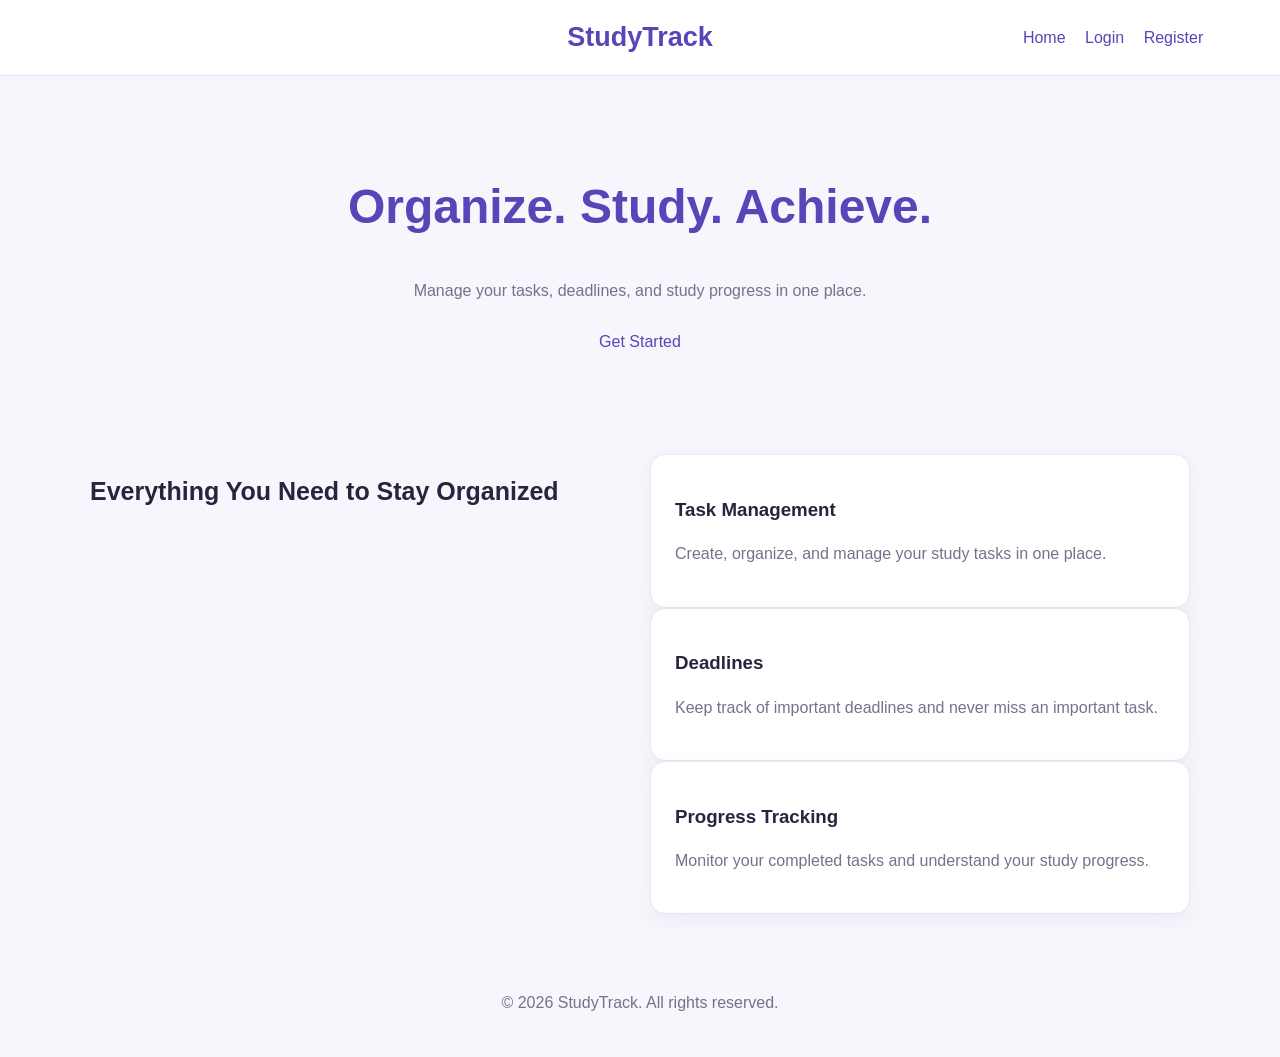
<file: frontend/index.html>
<!DOCTYPE html>
<html lang="en">
<head>
    <meta charset="UTF-8">
    <meta name="viewport" content="width=device-width, initial-scale=1.0">
    <title>StudyTrack</title>
    <link rel="stylesheet" href="css/style.css">
</head>

<body>

    <header class="navbar">

        <div class="logo">
            StudyTrack
        </div>

        <nav>
            <a href="index.html">Home</a>
            <a href="login.html">Login</a>
            <a href="register.html">Register</a>
        </nav>

    </header>

    <section class="hero">

        <h1>Organize. Study. Achieve.</h1>

        <p>
            Manage your tasks, deadlines, and study progress
            in one place.
        </p>

        <a href="register.html" class="hero-button">
            Get Started
        </a>

    </section>
    <section class="features">

    <h2>Everything You Need to Stay Organized</h2>

    <div class="feature-container">

        <div class="feature-card">
            <h3>Task Management</h3>
            <p>
                Create, organize, and manage your study tasks
                in one place.
            </p>
        </div>

        <div class="feature-card">
            <h3>Deadlines</h3>
            <p>
                Keep track of important deadlines and never
                miss an important task.
            </p>
        </div>

        <div class="feature-card">
            <h3>Progress Tracking</h3>
            <p>
                Monitor your completed tasks and understand
                your study progress.
            </p>
        </div>

    </div>
    </section>

    <footer class="footer">
        <p>&copy; 2026 StudyTrack. All rights reserved.</p>
    </footer>

</body>
</html>
</file>
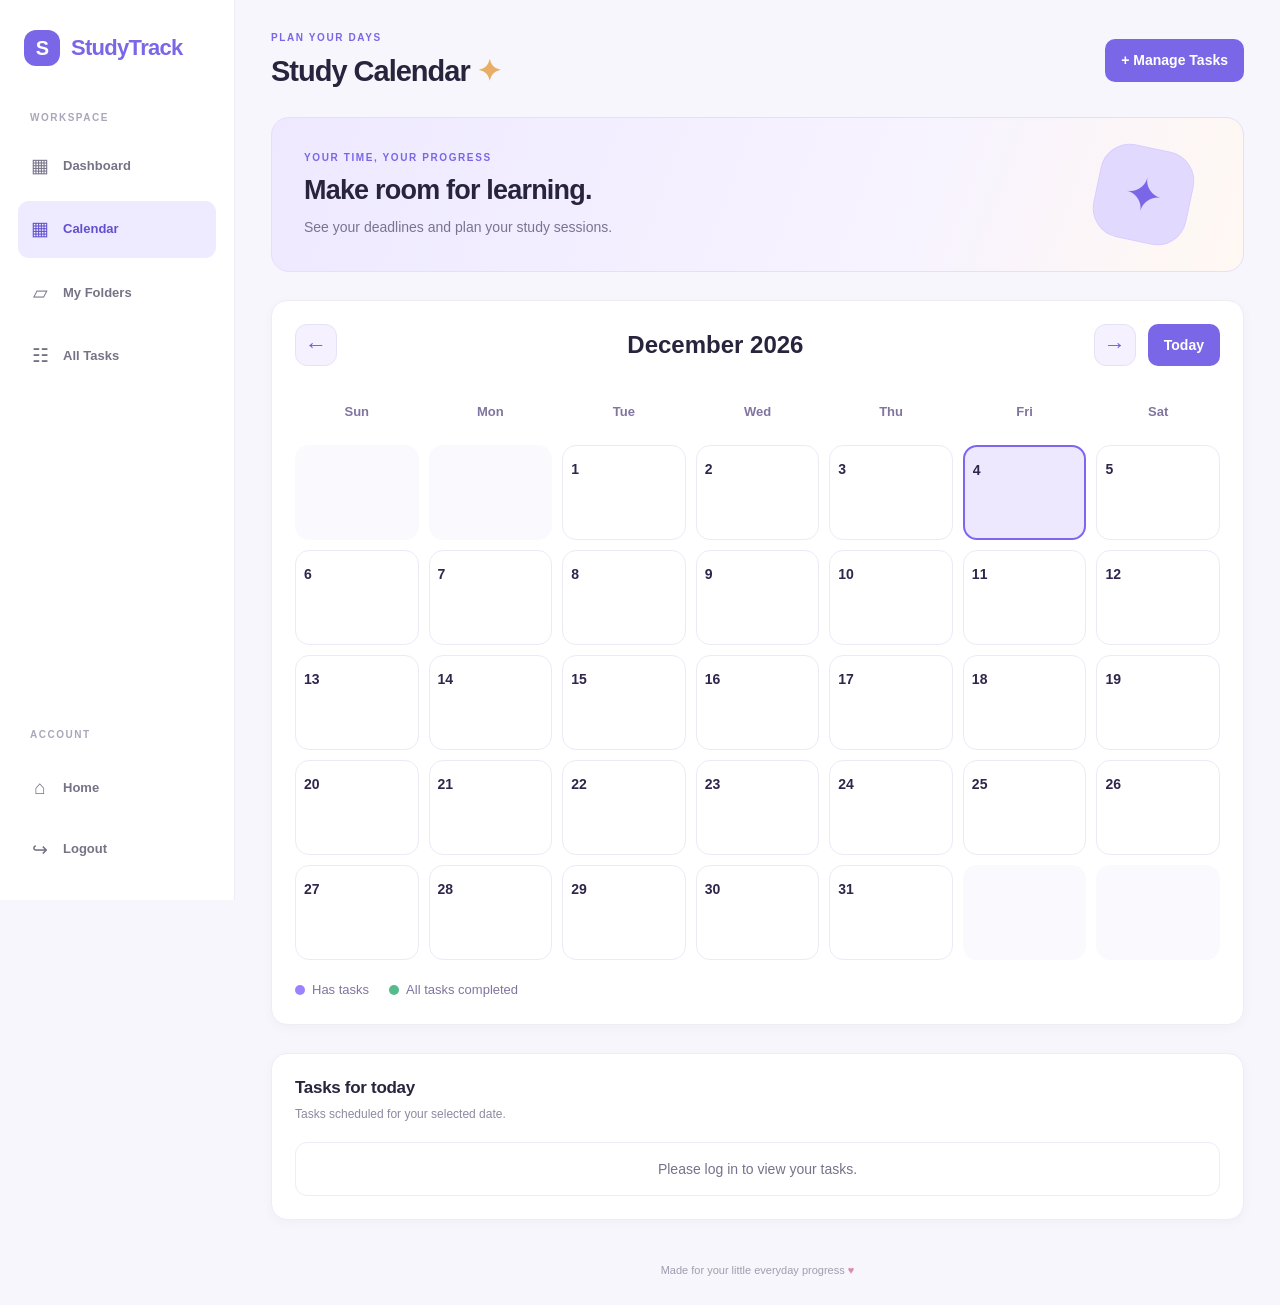
<file: frontend/calendar.html>
<!DOCTYPE html>
<html lang="en">
<head>
    <meta charset="UTF-8">
    <meta name="viewport" content="width=device-width, initial-scale=1.0">
    <title>StudyTrack | Calendar</title>
    <link rel="stylesheet" href="css/style.css">
</head>

<body class="studytrack-app">

    <aside class="sidebar">
        <a href="dashboard.html" class="brand">
            <span class="brand-icon">S</span>
            <span>StudyTrack</span>
        </a>

        <p class="sidebar-label">WORKSPACE</p>

        <nav class="sidebar-nav">
            <a href="dashboard.html" class="sidebar-link">
                <span>▦</span> Dashboard
            </a>
            <a href="calendar.html" class="sidebar-link active">
                <span>▦</span> Calendar
            </a>
            <a href="folders.html" class="sidebar-link">
                <span>▱</span> My Folders
            </a>
            <a href="dashboard.html#tasksSection" class="sidebar-link">
                <span>☷</span> All Tasks
            </a>
        </nav>

        <div class="sidebar-bottom">
            <p class="sidebar-label">ACCOUNT</p>
            <a href="index.html" class="sidebar-link">
                <span>⌂</span> Home
            </a>
            <a href="#" id="logoutButton" class="sidebar-link">
                <span>↪</span> Logout
            </a>
        </div>
    </aside>

    <main class="main-content">

        <header class="topbar">
            <div>
                <p class="eyebrow">PLAN YOUR DAYS</p>
                <h1>Study Calendar <span class="wave">✦</span></h1>
            </div>

            <a href="dashboard.html" class="primary-button">
                + Manage Tasks
            </a>
        </header>

        <section class="welcome-banner">
            <div>
                <p class="banner-kicker">YOUR TIME, YOUR PROGRESS</p>
                <h2>Make room for learning.</h2>
                <p>See your deadlines and plan your study sessions.</p>
            </div>
            <div class="banner-decoration" aria-hidden="true">✦</div>
        </section>

        <section class="content-panel calendar-panel">

            <div class="calendar-toolbar">
                <button type="button" id="previousMonth" class="calendar-nav">
                    ←
                </button>

                <h2 id="calendarMonthYear">Loading calendar...</h2>

                <button type="button" id="nextMonth" class="calendar-nav">
                    →
                </button>

                <button type="button" id="todayButton" class="primary-button">
                    Today
                </button>
            </div>

            <div class="calendar-grid" id="calendarGrid">
                <!-- Calendar is generated by calendar.js -->
            </div>

            <div class="calendar-legend">
                <span><i class="legend-dot"></i> Has tasks</span>
                <span><i class="legend-dot legend-completed"></i> All tasks completed</span>
            </div>
        </section>

        <section class="content-panel calendar-task-panel">
            <div class="section-heading">
                <div>
                    <h2 id="selectedDateHeading">Tasks for today</h2>
                    <p>Tasks scheduled for your selected date.</p>
                </div>
            </div>

            <ul id="calendarTaskList" class="task-list">
                <li class="empty-task-message">Loading tasks...</li>
            </ul>
        </section>

        <footer class="app-footer">
            Made for your little everyday progress <span>♥</span>
        </footer>

    </main>

    <script src="js/calendar.js"></script>

</body>
</html>
</file>
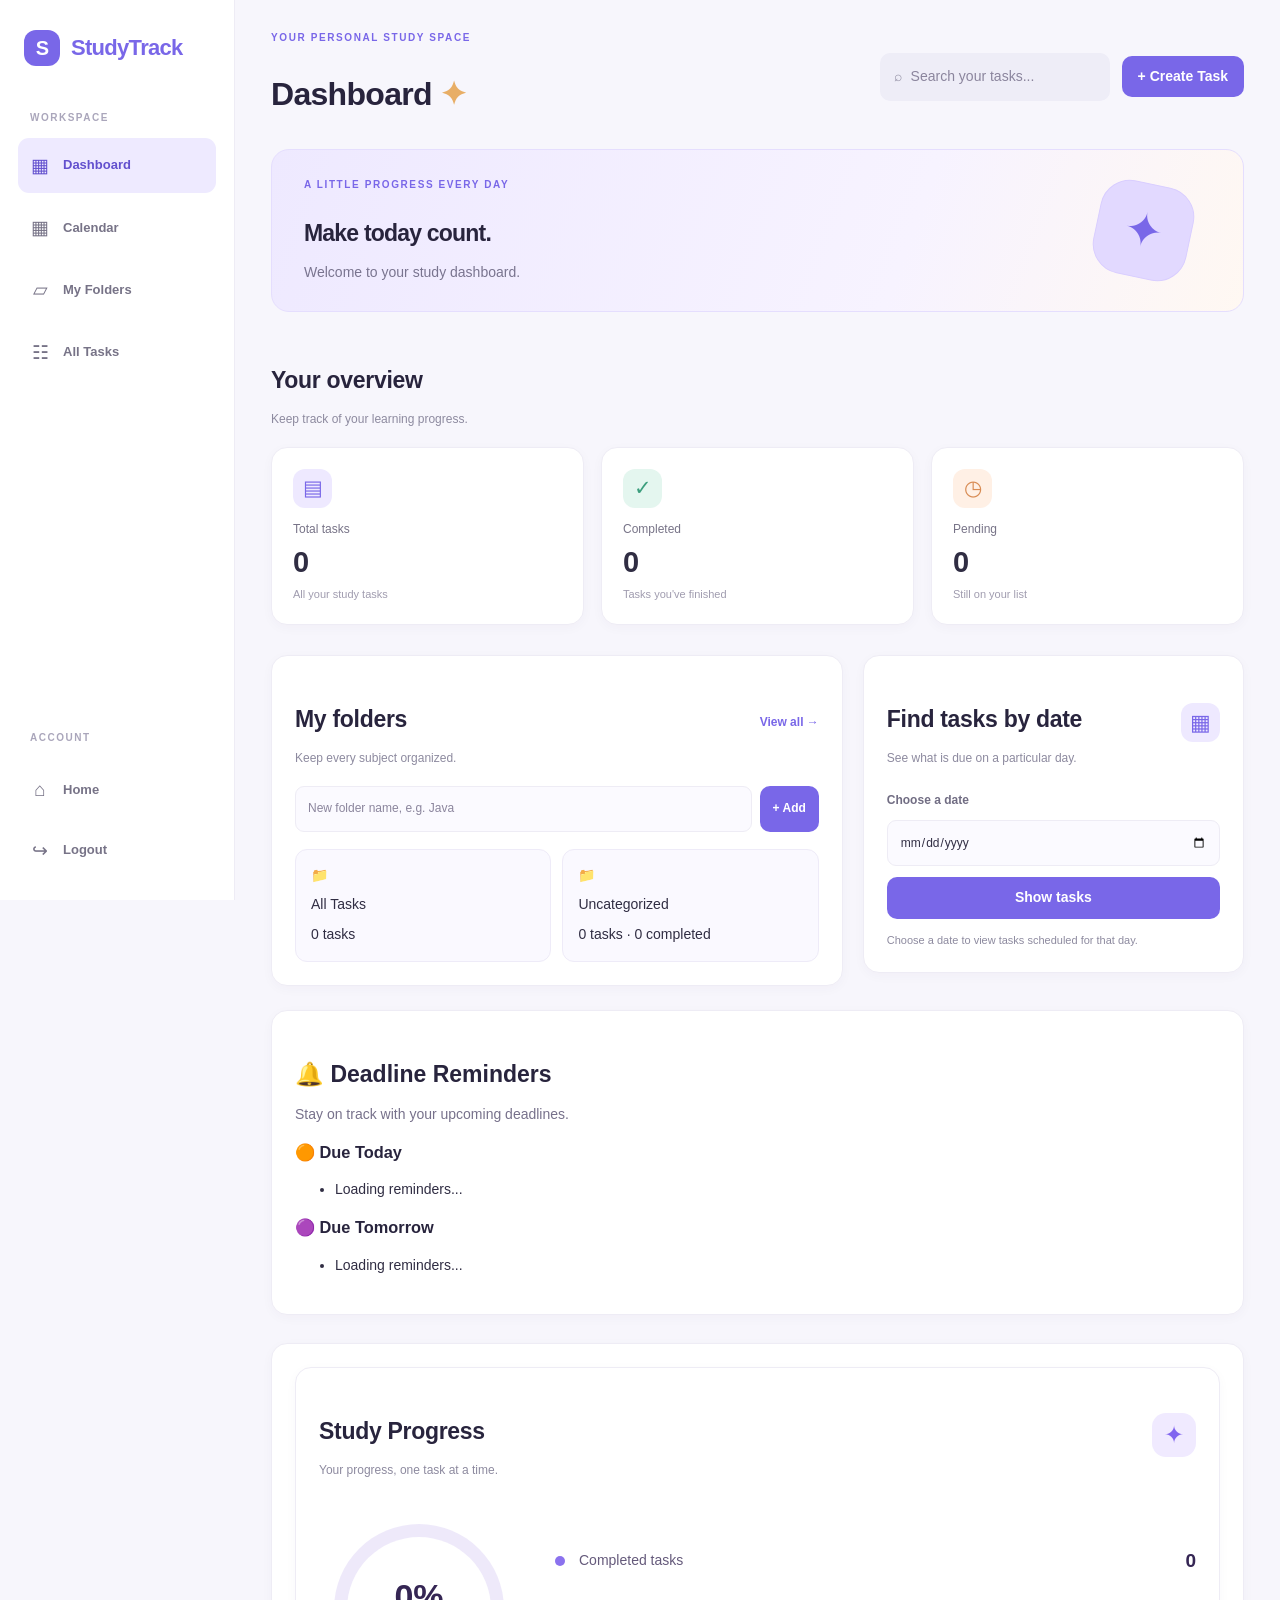
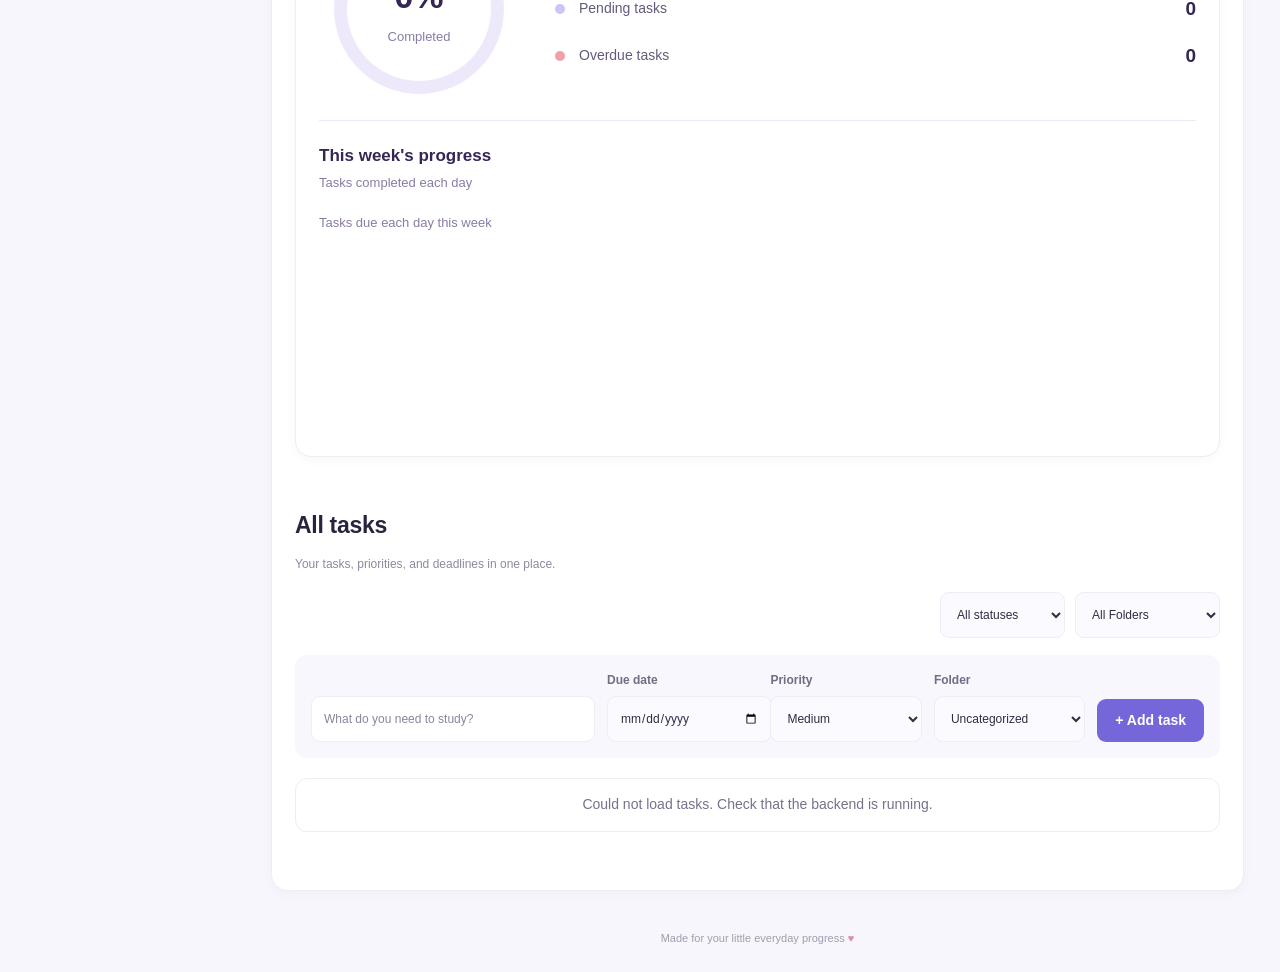
<file: frontend/dashboard.html>
<!DOCTYPE html>
<html lang="en">
<head>
    <meta charset="UTF-8">
    <meta name="viewport" content="width=device-width, initial-scale=1.0">
    <title>StudyTrack | Dashboard</title>
    <link rel="stylesheet" href="css/style.css">
</head>

<body class="studytrack-app">

    <!-- Sidebar -->
    <aside class="sidebar">
        <a href="dashboard.html" class="brand">
            <span class="brand-icon">S</span>
            <span>StudyTrack</span>
        </a>

        <p class="sidebar-label">WORKSPACE</p>

        <nav class="sidebar-nav">
            <a href="dashboard.html" class="sidebar-link active">
                <span>▦</span> Dashboard
            </a>
            <a href="calendar.html" class="sidebar-link">
                <span>▦</span> Calendar
            </a>
            <a href="folders.html" class="sidebar-link">
                <span>▱</span> My Folders
            </a>
            <a href="#tasksSection" class="sidebar-link">
                <span>☷</span> All Tasks
            </a>
        </nav>

        <div class="sidebar-bottom">
            <p class="sidebar-label">ACCOUNT</p>
            <a href="index.html" class="sidebar-link">
                <span>⌂</span> Home
            </a>
            <a href="#" id="logoutButton" class="sidebar-link">
                <span>↪</span> Logout
            </a>
        </div>
    </aside>

    <!-- Main Content -->
    <main class="main-content">

        <!-- Top Bar -->
        <header class="topbar">
            <div>
                <p class="eyebrow">YOUR PERSONAL STUDY SPACE</p>
                <h1>Dashboard <span class="wave">✦</span></h1>
            </div>

            <div class="topbar-actions">
                <label class="search-box">
                    <span>⌕</span>
                    <input
                        type="search"
                        id="searchTaskInput"
                        placeholder="Search your tasks..."
                        aria-label="Search tasks"
                    >
                </label>

                <button
                    type="button"
                    class="primary-button"
                    onclick="document.getElementById('taskInput').focus()"
                >
                    + Create Task
                </button>
            </div>
        </header>

        <!-- Welcome Banner -->
        <section class="welcome-banner">
            <div>
                <p class="banner-kicker">A LITTLE PROGRESS EVERY DAY</p>
                <h2>Make today count.</h2>
                <p id="welcomeMessage">
                    Welcome to your study dashboard.
                </p>
            </div>

            <div class="banner-decoration" aria-hidden="true">✦</div>
        </section>

        <!-- Task Summary -->
        <section class="overview-section">
            <div class="section-heading">
                <div>
                    <h2>Your overview</h2>
                    <p>Keep track of your learning progress.</p>
                </div>
            </div>

            <div class="summary-cards">

                <article class="summary-card">
                    <div class="summary-icon icon-purple">▤</div>
                    <span>Total tasks</span>
                    <strong id="totalTasks">0</strong>
                    <small>All your study tasks</small>
                </article>

                <article class="summary-card">
                    <div class="summary-icon icon-green">✓</div>
                    <span>Completed</span>
                    <strong id="completedTasks">0</strong>
                    <small>Tasks you've finished</small>
                </article>

                <article class="summary-card">
                    <div class="summary-icon icon-peach">◷</div>
                    <span>Pending</span>
                    <strong id="pendingTasks">0</strong>
                    <small>Still on your list</small>
                </article>

            </div>
        </section>

        <!-- Folders and Date Search -->
        <section class="content-grid">

            <!-- Folder Section -->
            <div class="content-panel folders-panel">
                <div class="section-heading">
                    <div>
                        <h2>My folders</h2>
                        <p>Keep every subject organized.</p>
                    </div>

                    <a href="folders.html" class="text-link">
                        View all →
                    </a>
                </div>

                <form id="createFolderForm" class="folder-form">
                    <input
                        type="text"
                        id="folderNameInput"
                        placeholder="New folder name, e.g. Java"
                        aria-label="Folder name"
                        maxlength="60"
                        required
                    >

                    <button
                        type="submit"
                        id="createFolderButton"
                        class="primary-button"
                    >
                        + Add
                    </button>
                </form>

                <div id="folderList" class="folder-grid">
                    <!-- Folders are rendered by dashboard.js -->
                </div>
            </div>

            <!-- Date Search -->
            <div class="content-panel">
                <div class="section-heading">
                    <div>
                        <h2>Find tasks by date</h2>
                        <p>See what is due on a particular day.</p>
                    </div>

                    <span class="calendar-symbol">▦</span>
                </div>

                <form id="dateSearchForm" class="date-search-form">
                    <label for="taskDateSearch">Choose a date</label>

                    <input
                        type="date"
                        id="taskDateSearch"
                        required
                    >

                    <button type="submit" class="primary-button">
                        Show tasks
                    </button>
                </form>

                <p class="helper-text">
                    Choose a date to view tasks scheduled for that day.
                </p>
            </div>

        </section>

        <!-- Tasks -->
         
<!-- Deadline Reminders -->
<section id="deadlineReminders" class="content-panel deadline-reminders">
    <h2>🔔 Deadline Reminders</h2>
    <p class="reminder-description">
        Stay on track with your upcoming deadlines.
    </p>

    <div class="reminder-group reminder-today">
        <h3>🟠 Due Today</h3>
        <ul id="dueTodayList">
            <li>Loading reminders...</li>
        </ul>
    </div>

    <div class="reminder-group reminder-tomorrow">
        <h3>🟣 Due Tomorrow</h3>
        <ul id="dueTomorrowList">
            <li>Loading reminders...</li>
        </ul>
    </div>
</section>

        <section class="content-panel tasks-panel" id="tasksSection">

            
<!-- Study Progress Analytics -->
<section class="content-panel analytics-panel" id="analyticsSection">
    <div class="section-heading">
        <div>
            <h2>Study Progress</h2>
            <p>Your progress, one task at a time.</p>
        </div>
        <span class="analytics-icon">✦</span>
    </div>

    <div class="analytics-overview">
        <div class="progress-circle" id="progressCircle"
             role="img" aria-label="Study completion progress">
            <div class="progress-circle-inner">
                <strong id="completionPercentage">0%</strong>
                <span>Completed</span>
            </div>
        </div>

        <div class="progress-summary">
            <div class="progress-stat">
                <span class="stat-dot completed-dot"></span>
                <span>Completed tasks</span>
                <strong id="analyticsCompleted">0</strong>
            </div>

            <div class="progress-stat">
                <span class="stat-dot pending-dot"></span>
                <span>Pending tasks</span>
                <strong id="analyticsPending">0</strong>
            </div>

            <div class="progress-stat">
                <span class="stat-dot overdue-dot"></span>
                <span>Overdue tasks</span>
                <strong id="analyticsOverdue">0</strong>
            </div>
        </div>
    </div>

    <div class="weekly-progress">
        <h3>This week's progress</h3>
        <p>Tasks completed each day</p>
        <p>Tasks due each day this week</p>

        <div class="weekly-chart" id="weeklyChart">
            <!-- Chart bars will be generated by JavaScript -->
        </div>
    </div>
</section>


            <div class="section-heading">
                <div>
                    <h2 id="taskSectionTitle">All tasks</h2>
                    <p>Your tasks, priorities, and deadlines in one place.</p>
                </div>
            </div>

            <!-- Filters -->
            <div class="task-filters">
                <select id="taskStatusFilter" aria-label="Filter tasks by status">
                    <option value="all">All statuses</option>
                    <option value="pending">Pending</option>
                    <option value="completed">Completed</option>
                    <option value="overdue">Overdue</option>
                    <option value="today">Due today</option>
                    <option value="upcoming">Upcoming</option>
                </select>

                <select id="folderFilter" aria-label="Filter tasks by folder">
                    <option value="all">All folders</option>
                </select>
            </div>

            <!-- Add Task Form -->
            <div class="task-form">
                <input
                    type="text"
                    id="taskInput"
                    placeholder="What do you need to study?"
                    aria-label="New task title"
                >

                <div class="form-field">
                    <label for="dueDateInput">Due date</label>
                    <input type="date" id="dueDateInput">
                </div>

                <div class="form-field">
                    <label for="priorityInput">Priority</label>
                    <select id="priorityInput">
                        <option value="High">High</option>
                        <option value="Medium" selected>Medium</option>
                        <option value="Low">Low</option>
                    </select>
                </div>

                <div class="form-field">
                    <label for="folderInput">Folder</label>
                    <select id="folderInput">
                        <option value="Uncategorized">Uncategorized</option>
                    </select>
                </div>

                <button
                    id="addTaskButton"
                    type="button"
                    class="primary-button"
                >
                    + Add task
                </button>
            </div>

            <!-- Existing JavaScript renders task cards here -->
            <ul id="taskList" class="task-list">
                <li>No tasks yet.</li>
            </ul>

        </section>

        <footer class="app-footer">
            Made for your little everyday progress <span>♥</span>
        </footer>

    </main>

    <!-- Existing task and folder functionality -->
    <script src="js/dashboard.js"></script>
    <script src="js/dashboard-extra.js"></script>

</body>
</html>
</file>
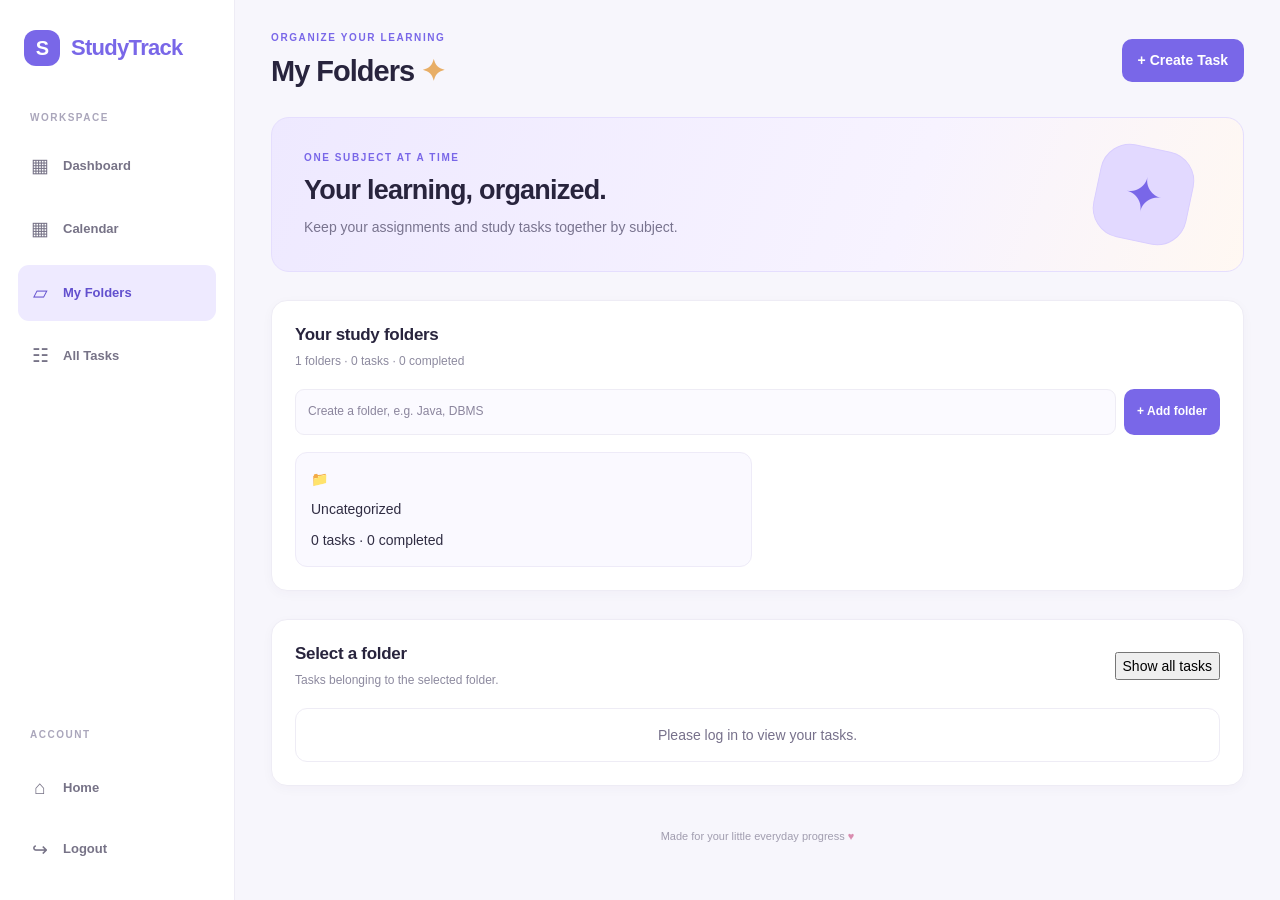
<file: frontend/folders.html>
<!DOCTYPE html>
<html lang="en">
<head>
    <meta charset="UTF-8">
    <meta name="viewport" content="width=device-width, initial-scale=1.0">
    <title>StudyTrack | My Folders</title>
    <link rel="stylesheet" href="css/style.css">
</head>

<body class="studytrack-app">

    <aside class="sidebar">
        <a href="dashboard.html" class="brand">
            <span class="brand-icon">S</span>
            <span>StudyTrack</span>
        </a>

        <p class="sidebar-label">WORKSPACE</p>

        <nav class="sidebar-nav">
            <a href="dashboard.html" class="sidebar-link">
                <span>▦</span> Dashboard
            </a>
            <a href="calendar.html" class="sidebar-link">
                <span>▦</span> Calendar
            </a>
            <a href="folders.html" class="sidebar-link active">
                <span>▱</span> My Folders
            </a>
            <a href="dashboard.html#tasksSection" class="sidebar-link">
                <span>☷</span> All Tasks
            </a>
        </nav>

        <div class="sidebar-bottom">
            <p class="sidebar-label">ACCOUNT</p>
            <a href="index.html" class="sidebar-link">
                <span>⌂</span> Home
            </a>
            <a href="#" id="logoutButton" class="sidebar-link">
                <span>↪</span> Logout
            </a>
        </div>
    </aside>

    <main class="main-content">

        <header class="topbar">
            <div>
                <p class="eyebrow">ORGANIZE YOUR LEARNING</p>
                <h1>My Folders <span class="wave">✦</span></h1>
            </div>

            <a href="dashboard.html" class="primary-button">
                + Create Task
            </a>
        </header>

        <section class="welcome-banner">
            <div>
                <p class="banner-kicker">ONE SUBJECT AT A TIME</p>
                <h2>Your learning, organized.</h2>
                <p>Keep your assignments and study tasks together by subject.</p>
            </div>
            <div class="banner-decoration" aria-hidden="true">✦</div>
        </section>

        <section class="content-panel folders-page-panel">
            <div class="section-heading">
                <div>
                    <h2>Your study folders</h2>
                    <p id="folderSummary">Loading your folders...</p>
                </div>
            </div>

            <form id="createFolderForm" class="folder-form">
                <input
                    type="text"
                    id="folderNameInput"
                    placeholder="Create a folder, e.g. Java, DBMS"
                    maxlength="60"
                    required
                    aria-label="New folder name"
                >
                <button
                    type="submit"
                    id="createFolderButton"
                    class="primary-button"
                >
                    + Add folder
                </button>
            </form>

            <div id="folderList" class="folder-grid folders-page-grid"></div>
        </section>

        <section class="content-panel folder-tasks-panel">
            <div class="section-heading">
                <div>
                    <h2 id="folderTasksTitle">Select a folder</h2>
                    <p>Tasks belonging to the selected folder.</p>
                </div>

                <button type="button" id="showAllFolderTasks" class="secondary-button">
                    Show all tasks
                </button>
            </div>

            <ul id="folderTaskList" class="task-list">
                <li class="empty-task-message">
                    Select a folder above to view its tasks.
                </li>
            </ul>
        </section>

        <footer class="app-footer">
            Made for your little everyday progress <span>♥</span>
        </footer>

    </main>

    <script src="js/folders.js"></script>
</body>
</html>
</file>
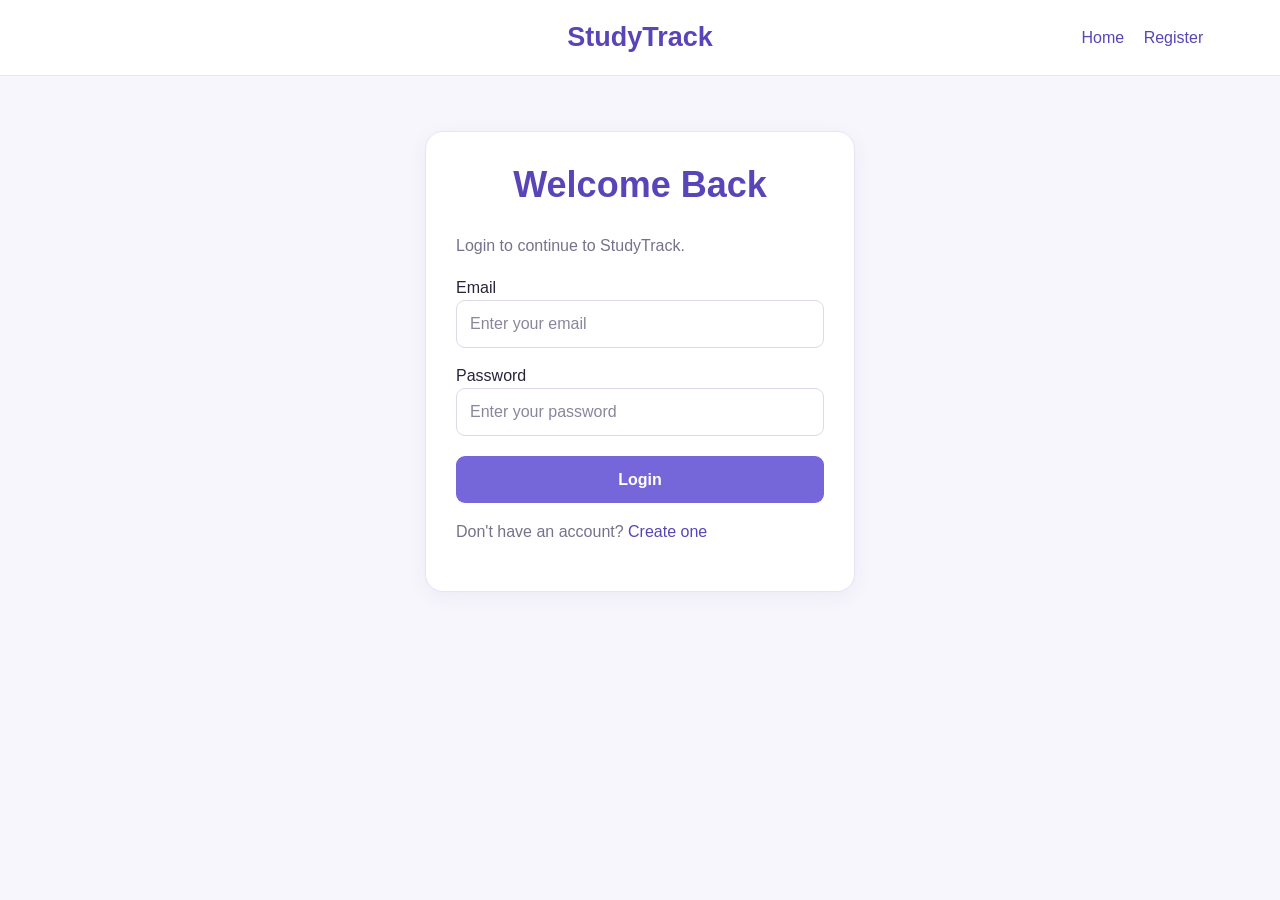
<file: frontend/login.html>
<!DOCTYPE html>
<html lang="en">
<head>
    <meta charset="UTF-8">
    <meta name="viewport" content="width=device-width, initial-scale=1.0">
    <title>Login - StudyTrack</title>
    <link rel="stylesheet" href="css/style.css">
</head>

<body>

    <header class="navbar">

        <div class="logo">
            StudyTrack
        </div>

        <nav>
            <a href="index.html">Home</a>
            <a href="register.html">Register</a>
        </nav>

    </header>

    <main class="auth-container">

        <div class="auth-card">

            <h1>Welcome Back</h1>

            <p>Login to continue to StudyTrack.</p>

            <form id="loginForm">

                <div class="form-group">
                    <label for="email">Email</label>
                    <input
                        type="email"
                        id="email"
                        name="email"
                        placeholder="Enter your email"
                        required
                    >
                </div>

                <div class="form-group">
                    <label for="password">Password</label>
                    <input
                        type="password"
                        id="password"
                        name="password"
                        placeholder="Enter your password"
                        required
                    >
                </div>

                <button type="submit" class="auth-button">
                    Login
                </button>

            </form>
            <p id="message"></p>

            <p class="auth-link">
                Don't have an account?
                <a href="register.html">Create one</a>
            </p>

        </div>

    </main>
<script src="js/login.js"></script>
</body>
</html>
</file>
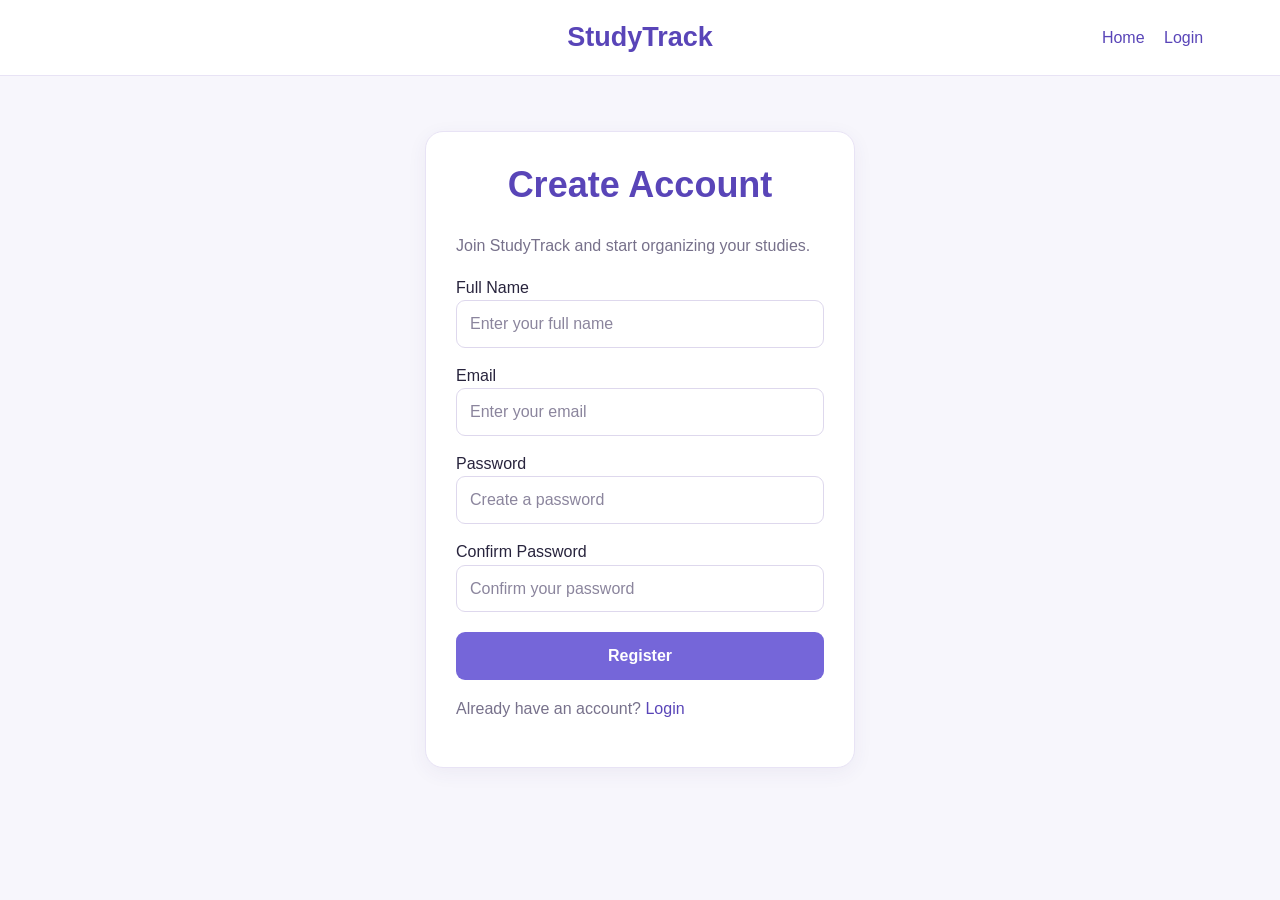
<file: frontend/register.html>
<!DOCTYPE html>
<html lang="en">
<head>
    <meta charset="UTF-8">
    <meta name="viewport" content="width=device-width, initial-scale=1.0">
    <title>Register - StudyTrack</title>
    <link rel="stylesheet" href="css/style.css">
</head>

<body>

    <header class="navbar">

        <div class="logo">
            StudyTrack
        </div>

        <nav>
            <a href="index.html">Home</a>
            <a href="login.html">Login</a>
        </nav>

    </header>

    <main class="auth-container">

        <div class="auth-card">

            <h1>Create Account</h1>

            <p>Join StudyTrack and start organizing your studies.</p>

            <form id="registerForm">

                <div class="form-group">
                    <label for="name">Full Name</label>

                    <input
                        type="text"
                        id="name"
                        name="name"
                        placeholder="Enter your full name"
                        required
                    >
                </div>

                <div class="form-group">
                    <label for="email">Email</label>

                    <input
                        type="email"
                        id="email"
                        name="email"
                        placeholder="Enter your email"
                        required
                    >
                </div>

                <div class="form-group">
                    <label for="password">Password</label>

                    <input
                        type="password"
                        id="password"
                        name="password"
                        placeholder="Create a password"
                        required
                    >
                </div>

                <div class="form-group">
                    <label for="confirmPassword">Confirm Password</label>

                    <input
                        type="password"
                        id="confirmPassword"
                        name="confirmPassword"
                        placeholder="Confirm your password"
                        required
                    >
                </div>

                <button type="submit" class="auth-button">
                    Register
                </button>

             </form>

            <p id="message"></p>

            <p class="auth-link">
                
                Already have an account?
                <a href="login.html">Login</a>
            </p>

        </div>

    </main>
     <script src="js/auth.js"></script>

</body>
</html>
</file>
<file: frontend/css/style.css>
/* ========================================
   STUDYTRACK — COMPLETE STYLESHEET
   Soft lavender and clean white theme
======================================== */

:root {
    --primary: #7566d9;
    --primary-dark: #5945b8;
    --primary-light: #eeeaff;
    --background: #f7f6fc;
    --surface: #ffffff;
    --text: #28243d;
    --muted: #77718b;
    --border: #e8e3f5;
    --success: #26764b;
    --success-bg: #e5f5eb;
    --danger: #c53f50;
    --danger-bg: #fde8eb;
    --warning: #94651b;
    --warning-bg: #fff2d9;
    --shadow: 0 5px 20px rgba(70, 50, 120, 0.06);
}

/* Reset */
* {
    box-sizing: border-box;
}

html {
    scroll-behavior: smooth;
}

body {
    margin: 0;
    font-family: "Segoe UI", Arial, sans-serif;
    background: var(--background);
    color: var(--text);
    font-size: 16px;
    line-height: 1.6;
}

a {
    color: var(--primary-dark);
    text-decoration: none;
}

a:hover {
    color: var(--primary);
}

/* ========================================
   NAVBAR
======================================== */

.navbar {
    position: relative;
    display: flex;
    align-items: center;
    justify-content: flex-end;
    min-height: 76px;
    padding: 14px 6%;
    background: var(--surface);
    border-bottom: 1px solid var(--border);
}

/* Center StudyTrack independently of the links */
.navbar .logo {
    position: absolute;
    left: 50%;
    transform: translateX(-50%);
    margin: 0;
    color: var(--primary-dark);
    font-size: 27px;
    font-weight: 800;
    white-space: nowrap;
}

.navbar .nav-links {
    display: flex;
    align-items: center;
    justify-content: flex-end;
    gap: 24px;
    margin-left: auto;
}

.navbar .nav-links a {
    color: var(--text);
    font-weight: 600;
}

.navbar .nav-links a:hover {
    color: var(--primary);
}

/* Support common navbar structures */
nav {
    background: var(--surface);
}

nav a {
    transition: color 0.2s ease;
}

/* ========================================
   GENERAL HEADINGS AND SECTIONS
======================================== */

h1,
h2,
h3 {
    color: var(--text);
    line-height: 1.3;
}

h1 {
    font-size: clamp(27px, 4vw, 36px);
    margin-top: 0;
}

h2 {
    font-size: 25px;
}

p {
    color: var(--muted);
}

section {
    margin-bottom: 28px;
}

/* ========================================
   DASHBOARD
======================================== */

#dashboard,
.dashboard-container,
.dashboard-content {
    width: min(1120px, 92%);
    margin: 32px auto;
}

body:has(#taskList) {
    background: var(--background);
}

/* Dashboard heading */
#taskList {
    list-style: none;
    padding: 0;
    margin: 16px 0 32px;
    display: grid;
    gap: 16px;
}

/* ========================================
   TASK SUMMARY / COUNTERS
======================================== */

#totalTasks,
#completedTasks,
#pendingTasks {
    font-weight: 700;
}

/* ========================================
   INPUTS AND SELECTS
======================================== */

input,
select,
textarea {
    font: inherit;
}

input:not([type="checkbox"]),
select,
textarea {
    min-height: 46px;
    padding: 10px 13px;
    color: var(--text);
    background: var(--surface);
    border: 1px solid #ded8ed;
    border-radius: 9px;
    outline: none;
    transition: border-color 0.2s, box-shadow 0.2s;
}

input:not([type="checkbox"]):focus,
select:focus,
textarea:focus {
    border-color: var(--primary);
    box-shadow: 0 0 0 3px rgba(117, 102, 217, 0.12);
}

input::placeholder,
textarea::placeholder {
    color: #8b859d;
}

/* Add-task form controls */
#taskInput {
    width: min(300px, 100%);
}

#dueDateInput {
    width: 165px;
}

#priorityInput {
    min-width: 105px;
}

#searchTaskInput {
    width: min(300px, 100%);
}

#taskStatusFilter {
    min-width: 125px;
}

/* ========================================
   BUTTONS
======================================== */

button {
    font: inherit;
}

button,
#addTaskButton {
    cursor: pointer;
    transition: background 0.2s, transform 0.2s;
}

#addTaskButton,
button[type="submit"] {
    padding: 11px 18px;
    color: #ffffff;
    background: var(--primary);
    border: none;
    border-radius: 9px;
    font-weight: 700;
}

#addTaskButton:hover,
button[type="submit"]:hover {
    background: var(--primary-dark);
}

button:focus-visible,
a:focus-visible {
    outline: 3px solid rgba(117, 102, 217, 0.35);
    outline-offset: 3px;
}

/* ========================================
   TASK CARDS
======================================== */

#taskList .task-card {
    display: block;
    padding: 20px;
    margin: 0;
    background: var(--surface);
    border: 1px solid var(--border);
    border-radius: 16px;
    box-shadow: var(--shadow);
    transition: box-shadow 0.2s, transform 0.2s;
}

#taskList .task-card:hover {
    box-shadow: 0 8px 26px rgba(70, 50, 120, 0.1);
}

.task-card-heading {
    display: flex;
    align-items: center;
    justify-content: space-between;
    gap: 12px;
    flex-wrap: wrap;
    padding-bottom: 14px;
    border-bottom: 1px solid #eeeaf5;
}

.task-title-wrap {
    display: flex;
    align-items: center;
    gap: 11px;
    min-width: 0;
}

.task-checkbox {
    width: 17px;
    height: 17px;
    flex-shrink: 0;
    accent-color: var(--primary);
    cursor: pointer;
}

.task-title {
    font-size: 16px;
    font-weight: 650;
    overflow-wrap: anywhere;
}

.task-card.completed .task-title {
    color: #89839a;
    text-decoration: line-through;
}

/* Status badges */
.task-status,
.priority-badge {
    display: inline-block;
    width: fit-content;
    padding: 5px 11px;
    border-radius: 20px;
    font-size: 12px;
    font-weight: 700;
}

.status-completed {
    color: var(--success);
    background: var(--success-bg);
}

.status-pending {
    color: var(--primary-dark);
    background: var(--primary-light);
}

/* Each detail gets its own row */
.task-card-details {
    display: grid;
    grid-template-columns: 1fr;
    gap: 12px;
    margin: 0;
    padding: 16px 0;
    border-bottom: 1px solid #eeeaf5;
}

.task-detail-row {
    display: flex;
    align-items: center;
    gap: 12px;
    flex-wrap: wrap;
    font-size: 14px;
}

.detail-label {
    min-width: 115px;
    color: var(--muted);
    font-weight: 600;
}

/* Priority colours */
.priority-high {
    color: var(--danger);
    background: var(--danger-bg);
}

.priority-medium {
    color: var(--warning);
    background: var(--warning-bg);
}

.priority-low {
    color: var(--success);
    background: var(--success-bg);
}

/* Deadline status */
.deadline-status {
    font-weight: 500;
}

.deadline-overdue {
    color: var(--danger);
    font-weight: 700;
}

/* Edit and Delete on their own row */
.task-card-actions {
    display: flex;
    align-items: center;
    flex-wrap: wrap;
    gap: 10px;
    padding-top: 15px;
}

.task-card-actions button {
    min-height: 38px;
    padding: 8px 16px;
    border: none;
    border-radius: 9px;
    font-size: 14px;
    font-weight: 700;
}

.edit-task-button {
    color: var(--primary-dark);
    background: var(--primary-light);
}

.edit-task-button:hover {
    background: #ded6ff;
}

.delete-task-button {
    color: var(--danger);
    background: var(--danger-bg);
}

.delete-task-button:hover {
    background: #fbd8de;
}

.empty-task-message {
    padding: 25px;
    color: var(--muted);
    text-align: center;
    background: var(--surface);
    border: 1px solid var(--border);
    border-radius: 14px;
}

/* ========================================
   LOGIN AND REGISTRATION
======================================== */

.auth-container {
    width: min(430px, 92%);
    margin: 55px auto;
    padding: 30px;
    background: var(--surface);
    border: 1px solid var(--border);
    border-radius: 18px;
    box-shadow: var(--shadow);
}

.auth-container h1,
.auth-container h2 {
    text-align: center;
    color: var(--primary-dark);
}

.auth-container form {
    display: grid;
    gap: 15px;
}

.auth-container input,
.auth-container select {
    width: 100%;
}

.auth-container button {
    width: 100%;
    margin-top: 5px;
}

/* ========================================
   HOMEPAGE / HERO / FEATURES
======================================== */

.hero {
    width: min(1100px, 90%);
    margin: 55px auto;
    padding: 45px 20px;
    text-align: center;
}

.hero h1 {
    font-size: clamp(32px, 5vw, 48px);
    color: var(--primary-dark);
}

.hero p {
    max-width: 650px;
    margin: 16px auto 25px;
}

.features {
    width: min(1100px, 90%);
    margin: 35px auto;
    display: grid;
    grid-template-columns: repeat(auto-fit, minmax(220px, 1fr));
    gap: 20px;
}

.feature-card {
    padding: 24px;
    background: var(--surface);
    border: 1px solid var(--border);
    border-radius: 15px;
    box-shadow: var(--shadow);
}

footer {
    padding: 25px;
    color: var(--muted);
    text-align: center;
}

/* ========================================
   RESPONSIVE LAYOUT
======================================== */

@media (max-width: 700px) {
    .navbar {
        min-height: 68px;
        padding: 12px 4%;
    }

    .navbar .logo {
        font-size: 21px;
    }

    .navbar .nav-links {
        gap: 12px;
    }

    .navbar .nav-links a {
        font-size: 13px;
    }

    #dashboard,
    .dashboard-container,
    .dashboard-content {
        width: 94%;
        margin: 22px auto;
    }

    #taskInput,
    #searchTaskInput {
        width: 100%;
    }

    .auth-container {
        padding: 22px;
        margin: 30px auto;
    }
}

@media (max-width: 480px) {
    .navbar {
        padding: 12px;
    }

    .navbar .logo {
        position: static;
        transform: none;
        margin-right: auto;
        font-size: 19px;
    }

    .navbar .nav-links {
        gap: 10px;
    }

    #taskList .task-card {
        padding: 14px;
    }

    .task-card-heading {
        align-items: flex-start;
    }

    .task-card-details {
        gap: 13px;
    }

    .detail-label {
        min-width: 100px;
    }

    .task-card-actions button {
        flex: 1;
    }
}
.navbar a {
    margin-left: 15px !important;
}

.navbar .nav-links {
    gap: 35px !important;
}

/* =====================================
   STUDYTRACK DASHBOARD POLISH
===================================== */

/* Center the main dashboard content */
body:has(#taskList) > h1,
body:has(#taskList) > p,
body:has(#taskList) > h2,
body:has(#taskList) > section {
    max-width: 1120px;
    margin-left: auto;
    margin-right: auto;
}

/* Improve dashboard page spacing */
body:has(#taskList) {
    line-height: 1.55;
}

body:has(#taskList) h1 {
    margin-top: 28px;
    margin-bottom: 8px;
    font-size: 32px;
    letter-spacing: -0.7px;
}

body:has(#taskList) h2 {
    margin-top: 26px;
    margin-bottom: 14px;
    font-size: 23px;
}

/* Keep task list aligned and neatly spaced */
#taskList {
    max-width: 1120px;
    margin: 18px auto 35px;
    padding: 0;
    gap: 14px;
}

/* More compact task cards */
#taskList .task-card {
    padding: 18px 20px;
    border-radius: 14px;
    border: 1px solid #e9e4f5;
    box-shadow: 0 4px 16px rgba(70, 50, 120, 0.045);
}

#taskList .task-card:hover {
    transform: translateY(-1px);
    box-shadow: 0 7px 20px rgba(70, 50, 120, 0.09);
}

/* Clear task title and status alignment */
.task-card-heading {
    padding-bottom: 12px;
    gap: 14px;
}

.task-title {
    font-size: 16px;
    line-height: 1.5;
}

.task-status {
    flex-shrink: 0;
}

/* Separate, readable task details */
.task-card-details {
    padding: 13px 0;
    gap: 10px;
}

.task-detail-row {
    display: grid;
    grid-template-columns: 125px 1fr;
    align-items: center;
    gap: 10px;
    min-height: 25px;
}

.detail-label {
    min-width: 0;
    font-size: 13px;
}

.task-card-actions {
    padding-top: 13px;
    gap: 10px;
}

.task-card-actions button {
    min-width: 72px;
    min-height: 38px;
}

/* Better form arrangement */
#taskInput,
#dueDateInput,
#priorityInput,
#searchTaskInput,
#taskStatusFilter {
    border-radius: 9px;
}

/* Navbar spacing */
.navbar .nav-links {
    display: flex;
    align-items: center;
    gap: 32px;
}

.navbar .nav-links a {
    font-size: 15px;
    font-weight: 600;
}

/* Responsive adjustments */
@media (max-width: 1160px) {
    body:has(#taskList) > h1,
    body:has(#taskList) > p,
    body:has(#taskList) > h2,
    body:has(#taskList) > section,
    #taskList {
        width: 92%;
    }
}

@media (max-width: 600px) {
    body:has(#taskList) h1 {
        font-size: 27px;
    }

    .task-card-heading {
        align-items: flex-start;
    }

    .task-detail-row {
        grid-template-columns: 105px 1fr;
    }

    .navbar .nav-links {
        gap: 14px;
    }
}

/* ========================================
   STUDYTRACK - NEW LAVENDER DASHBOARD
   ======================================== */

:root {
    --st-purple: #7967e8;
    --st-purple-dark: #6250ce;
    --st-lavender: #eeeaff;
    --st-page: #f7f6fc;
    --st-white: #ffffff;
    --st-text: #302d43;
    --st-muted: #8d8a9f;
    --st-border: #eeecf5;
    --st-green: #43a889;
    --st-radius: 16px;
}

* {
    box-sizing: border-box;
}

body.studytrack-app {
    margin: 0;
    min-height: 100vh;
    background: var(--st-page);
    color: var(--st-text);
    font-family: "Segoe UI", Arial, sans-serif;
    font-size: 14px;
}

/* Sidebar */

.studytrack-app .sidebar {
    position: fixed;
    inset: 0 auto 0 0;
    z-index: 10;
    display: flex;
    flex-direction: column;
    width: 235px;
    padding: 30px 18px 22px;
    background: var(--st-white);
    border-right: 1px solid var(--st-border);
}

.studytrack-app .brand {
    display: flex;
    align-items: center;
    gap: 11px;
    margin: 0 0 44px 6px;
    color: var(--st-purple);
    text-decoration: none;
    font-size: 22px;
    font-weight: 750;
    letter-spacing: -0.7px;
}

.studytrack-app .brand-icon {
    display: grid;
    place-items: center;
    width: 36px;
    height: 36px;
    border-radius: 12px;
    background: var(--st-purple);
    color: white;
    font-size: 20px;
}

.studytrack-app .sidebar-label {
    margin: 0 0 12px 12px;
    color: #aaa6bb;
    font-size: 10px;
    font-weight: 750;
    letter-spacing: 1.5px;
}

.studytrack-app .sidebar-nav {
    display: grid;
    gap: 7px;
}

.studytrack-app .sidebar-link {
    display: flex;
    align-items: center;
    gap: 13px;
    padding: 13px 12px;
    border-radius: 11px;
    color: #777387;
    font-size: 13px;
    font-weight: 550;
    text-decoration: none;
    transition: background 0.2s, color 0.2s;
}

.studytrack-app .sidebar-link span {
    width: 20px;
    text-align: center;
    font-size: 19px;
}

.studytrack-app .sidebar-link:hover,
.studytrack-app .sidebar-link.active {
    background: var(--st-lavender);
    color: var(--st-purple-dark);
}

.studytrack-app .sidebar-bottom {
    display: grid;
    gap: 5px;
    margin-top: auto;
}

/* Main layout */

.studytrack-app .main-content {
    width: calc(100% - 235px);
    max-width: 1700px;
    margin-left: 235px;
    padding: 30px 36px 20px;
}

.studytrack-app .topbar {
    display: flex;
    align-items: center;
    justify-content: space-between;
    flex-wrap: wrap;
    gap: 20px;
    margin-bottom: 26px;
}

.studytrack-app .eyebrow,
.studytrack-app .banner-kicker {
    margin: 0 0 7px;
    color: var(--st-purple);
    font-size: 10px;
    font-weight: 750;
    letter-spacing: 1.6px;
}

.studytrack-app .topbar h1 {
    margin: 0;
    font-size: 29px;
    letter-spacing: -1px;
}

.studytrack-app .wave {
    color: #e8ae66;
}

.studytrack-app .topbar-actions {
    display: flex;
    align-items: center;
    flex-wrap: wrap;
    gap: 12px;
}

.studytrack-app .search-box {
    display: flex;
    align-items: center;
    gap: 9px;
    width: 230px;
    padding: 0 13px;
    border: 1px solid transparent;
    border-radius: 10px;
    background: #eeedf7;
    color: var(--st-muted);
}

.studytrack-app .search-box input {
    width: 100%;
    min-width: 0;
    padding: 12px 0;
    border: 0;
    outline: none;
    background: transparent;
    color: var(--st-text);
    font: inherit;
}

/* Buttons and inputs */

.studytrack-app .primary-button {
    display: inline-flex;
    align-items: center;
    justify-content: center;
    gap: 6px;
    min-height: 40px;
    padding: 10px 16px;
    border: 0;
    border-radius: 10px;
    background: var(--st-purple);
    color: white;
    font: inherit;
    font-weight: 650;
    cursor: pointer;
    transition: background 0.2s, transform 0.2s;
}

.studytrack-app .primary-button:hover {
    background: var(--st-purple-dark);
    transform: translateY(-1px);
}

.studytrack-app input,
.studytrack-app select {
    max-width: 100%;
    font-family: inherit;
}

.studytrack-app input:focus,
.studytrack-app select:focus {
    outline: 2px solid #c8befd;
    outline-offset: 1px;
}

/* Welcome banner */

.studytrack-app .welcome-banner {
    position: relative;
    display: flex;
    align-items: center;
    justify-content: space-between;
    overflow: hidden;
    min-height: 155px;
    margin-bottom: 28px;
    padding: 27px 32px;
    border: 1px solid #e5defe;
    border-radius: 18px;
    background: linear-gradient(110deg, #eee9ff, #f7f3ff 65%, #fff8f2);
}

.studytrack-app .welcome-banner h2 {
    margin: 0 0 8px;
    font-size: 27px;
    letter-spacing: -0.8px;
}

.studytrack-app .welcome-banner p:last-child {
    margin: 0;
    color: #79748f;
}

.studytrack-app .banner-decoration {
    display: grid;
    place-items: center;
    width: 95px;
    height: 95px;
    margin-right: 20px;
    border: 1px solid #d9ceff;
    border-radius: 30px;
    background: #e2d9ff;
    color: var(--st-purple);
    font-size: 47px;
    transform: rotate(12deg);
}

/* Section headings */

.studytrack-app .overview-section,
.studytrack-app .content-panel {
    min-width: 0;
}

.studytrack-app .section-heading {
    display: flex;
    align-items: center;
    justify-content: space-between;
    gap: 14px;
    margin-bottom: 19px;
}

.studytrack-app .section-heading h2 {
    margin: 0 0 6px;
    font-size: 17px;
    letter-spacing: -0.3px;
}

.studytrack-app .section-heading p {
    margin: 0;
    color: var(--st-muted);
    font-size: 12px;
    line-height: 1.5;
}

.studytrack-app .summary-cards {
    display: grid;
    grid-template-columns: repeat(3, minmax(0, 1fr));
    gap: 17px;
    margin-bottom: 30px;
}

.studytrack-app .summary-card {
    display: flex;
    flex-direction: column;
    align-items: flex-start;
    gap: 9px;
    min-width: 0;
    padding: 21px;
    border: 1px solid var(--st-border);
    border-radius: var(--st-radius);
    background: var(--st-white);
    box-shadow: 0 3px 12px rgb(49 38 90 / 3%);
}

.studytrack-app .summary-icon {
    display: grid;
    place-items: center;
    width: 39px;
    height: 39px;
    margin-bottom: 3px;
    border-radius: 12px;
    font-size: 21px;
}

.studytrack-app .icon-purple {
    background: #eee9ff;
    color: #7967e8;
}

.studytrack-app .icon-green {
    background: #e4f6ef;
    color: #3c9e7d;
}

.studytrack-app .icon-peach {
    background: #fff0e5;
    color: #d88b53;
}

.studytrack-app .summary-card > span {
    color: #777387;
    font-size: 12px;
}

.studytrack-app .summary-card strong {
    font-size: 29px;
    line-height: 1;
}

.studytrack-app .summary-card small {
    color: #a09caf;
    font-size: 11px;
}

/* Content panels */

.studytrack-app .content-grid {
    display: grid;
    grid-template-columns: minmax(0, 1.2fr) minmax(260px, 0.8fr);
    align-items: start;
    gap: 20px;
    margin-bottom: 24px;
}

.studytrack-app .content-panel {
    padding: 23px;
    border: 1px solid var(--st-border);
    border-radius: var(--st-radius);
    background: var(--st-white);
    box-shadow: 0 3px 12px rgb(49 38 90 / 3%);
}

.studytrack-app .text-link {
    flex-shrink: 0;
    color: var(--st-purple);
    font-size: 12px;
    font-weight: 650;
    text-decoration: none;
}

.studytrack-app .text-link:hover {
    color: var(--st-purple-dark);
}

/* Folders */

.studytrack-app .folder-form {
    display: flex;
    gap: 8px;
    margin-bottom: 17px;
}

.studytrack-app .folder-form input {
    width: 100%;
    min-width: 0;
    padding: 11px 12px;
    border: 1px solid var(--st-border);
    border-radius: 9px;
    background: #fbfaff;
    font-size: 12px;
}

.studytrack-app .folder-form .primary-button {
    flex-shrink: 0;
    min-height: 38px;
    padding: 9px 13px;
    font-size: 12px;
}

.studytrack-app .folder-grid {
    display: grid;
    grid-template-columns: repeat(2, minmax(0, 1fr));
    gap: 11px;
}

.studytrack-app .folder-card {
    display: flex;
    flex-direction: column;
    align-items: flex-start;
    gap: 8px;
    min-width: 0;
    padding: 15px;
    border: 1px solid #eeebf8;
    border-radius: 12px;
    background: #faf9ff;
    color: var(--st-text);
    text-align: left;
    cursor: pointer;
    transition: border-color 0.2s, transform 0.2s;
}

.studytrack-app .folder-card:hover {
    transform: translateY(-2px);
    border-color: #c7bafa;
}

.studytrack-app .folder-card strong {
    overflow-wrap: anywhere;
    font-size: 12px;
}

.studytrack-app .folder-card small {
    color: var(--st-muted);
    font-size: 11px;
}

/* Date search */

.studytrack-app .calendar-symbol {
    display: grid;
    place-items: center;
    flex-shrink: 0;
    width: 39px;
    height: 39px;
    border-radius: 12px;
    background: #eee9ff;
    color: var(--st-purple);
    font-size: 22px;
}

.studytrack-app .date-search-form {
    display: grid;
    gap: 11px;
    margin-top: 24px;
}

.studytrack-app .date-search-form label,
.studytrack-app .form-field label {
    color: #716d83;
    font-size: 12px;
    font-weight: 650;
}

.studytrack-app .date-search-form input,
.studytrack-app .form-field input,
.studytrack-app .form-field select,
.studytrack-app .task-filters select {
    width: 100%;
    min-width: 0;
    padding: 11px 12px;
    border: 1px solid var(--st-border);
    border-radius: 9px;
    background: #fbfaff;
    color: var(--st-text);
    font-size: 12px;
}

.studytrack-app .helper-text {
    margin: 13px 0 0;
    color: var(--st-muted);
    font-size: 11px;
    line-height: 1.6;
}

/* Task management */

.studytrack-app .tasks-panel {
    margin-bottom: 25px;
}

.studytrack-app .task-filters {
    display: flex;
    justify-content: flex-end;
    flex-wrap: wrap;
    gap: 10px;
    margin-bottom: 17px;
}

.studytrack-app .task-filters select {
    width: auto;
    min-width: 145px;
    background: #fbfaff;
}

.studytrack-app .task-form {
    display: grid;
    grid-template-columns: minmax(150px, 1.5fr) repeat(3, minmax(100px, 0.8fr)) auto;
    align-items: end;
    gap: 12px;
    margin-bottom: 20px;
    padding: 16px;
    border-radius: 12px;
    background: #f8f7fd;
}

.studytrack-app #taskInput {
    width: 100%;
    min-width: 0;
    padding: 12px;
    border: 1px solid var(--st-border);
    border-radius: 9px;
    background: white;
    font-size: 12px;
}

.studytrack-app .form-field {
    display: grid;
    gap: 7px;
    min-width: 0;
}

.studytrack-app .task-form > .primary-button {
    white-space: nowrap;
}

.studytrack-app .task-list {
    display: grid;
    gap: 11px;
    margin: 0;
    padding: 0;
    list-style: none;
}

.studytrack-app .task-list > li {
    min-width: 0;
    padding: 15px;
    border: 1px solid var(--st-border);
    border-radius: 12px;
    background: white;
}

.studytrack-app .app-footer {
    padding: 14px 0 5px;
    color: #a19daf;
    text-align: center;
    font-size: 11px;
}

.studytrack-app .app-footer span {
    color: #d98caf;
}

/* Responsive design */

@media (max-width: 1150px) {
    .studytrack-app .main-content {
        padding: 26px 23px;
    }

    .studytrack-app .content-grid {
        grid-template-columns: 1fr;
    }

    .studytrack-app .task-form {
        grid-template-columns: repeat(2, minmax(0, 1fr));
    }

    .studytrack-app .task-form > #taskInput {
        grid-column: 1 / -1;
    }
}

@media (max-width: 760px) {
    .studytrack-app .sidebar {
        position: static;
        width: 100%;
        padding: 15px;
        border-right: 0;
        border-bottom: 1px solid var(--st-border);
    }

    .studytrack-app .brand {
        margin: 0 0 16px;
    }

    .studytrack-app .sidebar-label,
    .studytrack-app .sidebar-bottom {
        display: none;
    }

    .studytrack-app .sidebar-nav {
        display: flex;
        gap: 6px;
        overflow-x: auto;
    }

    .studytrack-app .sidebar-link {
        flex-shrink: 0;
        padding: 10px;
        font-size: 12px;
    }

    .studytrack-app .sidebar-link span {
        width: auto;
    }

    .studytrack-app .main-content {
        width: 100%;
        margin-left: 0;
        padding: 22px 15px;
    }

    .studytrack-app .topbar {
        align-items: flex-start;
    }

    .studytrack-app .topbar h1 {
        font-size: 25px;
    }

    .studytrack-app .topbar-actions {
        width: 100%;
    }

    .studytrack-app .search-box {
        flex: 1;
        width: auto;
    }

    .studytrack-app .welcome-banner {
        min-height: 135px;
        padding: 22px;
    }

    .studytrack-app .welcome-banner h2 {
        font-size: 23px;
    }

    .studytrack-app .banner-decoration {
        width: 55px;
        height: 55px;
        margin-right: 0;
        border-radius: 18px;
        font-size: 28px;
    }

    .studytrack-app .summary-cards {
        gap: 10px;
    }

    .studytrack-app .summary-card {
        padding: 13px;
    }

    .studytrack-app .summary-card strong {
        font-size: 24px;
    }

    .studytrack-app .summary-card small {
        line-height: 1.4;
    }

    .studytrack-app .content-panel {
        padding: 17px;
    }

    .studytrack-app .folder-grid {
        grid-template-columns: repeat(2, minmax(0, 1fr));
    }

    .studytrack-app .task-form {
        grid-template-columns: 1fr;
    }

    .studytrack-app .task-form > #taskInput {
        grid-column: auto;
    }

    .studytrack-app .task-filters {
        justify-content: stretch;
    }

    .studytrack-app .task-filters select {
        flex: 1;
        min-width: 0;
    }
}

@media (max-width: 390px) {
    .studytrack-app .summary-cards {
        grid-template-columns: 1fr;
    }

    .studytrack-app .banner-decoration {
        display: none;
    }

    .studytrack-app .folder-form {
        flex-direction: column;
    }
}

/* StudyTrack Calendar */
.calendar-panel {
    padding: 24px;
}

.calendar-toolbar {
    display: flex;
    align-items: center;
    justify-content: space-between;
    gap: 12px;
    flex-wrap: wrap;
    margin-bottom: 24px;
}

.calendar-toolbar h2 {
    margin: 0;
    font-size: 24px;
    flex: 1;
    text-align: center;
}

.calendar-nav {
    width: 42px;
    height: 42px;
    border: 1px solid #e7e1f5;
    border-radius: 12px;
    background: #f5f1ff;
    color: #7658e8;
    font-size: 22px;
    cursor: pointer;
}

.calendar-grid {
    display: grid;
    grid-template-columns: repeat(7, minmax(0, 1fr));
    gap: 10px;
}

.calendar-weekday {
    padding: 12px 4px;
    text-align: center;
    font-weight: 700;
    color: #81749f;
    font-size: 13px;
}

.calendar-day {
    min-height: 95px;
    padding: 12px 8px;
    display: flex;
    flex-direction: column;
    align-items: flex-start;
    gap: 10px;
    border: 1px solid #eee9f7;
    border-radius: 14px;
    background: #fff;
    color: #30264b;
    text-align: left;
    font: inherit;
}

button.calendar-day {
    cursor: pointer;
    transition: background 0.15s ease, border-color 0.15s ease;
}

button.calendar-day:hover {
    background: #f7f3ff;
    border-color: #b9a7ff;
}

.calendar-day-number {
    font-weight: 700;
}

.calendar-empty {
    background: #faf9fd;
    border-color: transparent;
}

.calendar-today {
    border: 2px solid #9b83ff;
}

.calendar-selected {
    background: #eee8ff !important;
    border: 2px solid #8065ef !important;
}

.calendar-task-indicator {
    display: inline-block;
    max-width: 100%;
    padding: 5px 7px;
    border-radius: 7px;
    background: #eee8ff;
    color: #684bd4;
    font-size: 11px;
    font-weight: 700;
    overflow-wrap: anywhere;
}

.calendar-task-indicator.all-tasks-completed {
    background: #e3f7ee;
    color: #23865f;
}

.calendar-legend {
    display: flex;
    gap: 20px;
    flex-wrap: wrap;
    margin-top: 20px;
    color: #81749f;
    font-size: 13px;
}

.calendar-legend span {
    display: flex;
    align-items: center;
    gap: 7px;
}

.legend-dot {
    width: 10px;
    height: 10px;
    display: inline-block;
    border-radius: 50%;
    background: #9b83ff;
}

.legend-completed {
    background: #55bb8b;
}

.calendar-task-panel {
    margin-top: 28px;
    padding: 24px;
}

@media (max-width: 650px) {
    .calendar-panel,
    .calendar-task-panel {
        padding: 14px;
    }

    .calendar-grid {
        gap: 5px;
    }

    .calendar-day {
        min-height: 65px;
        padding: 7px 4px;
        border-radius: 9px;
        gap: 6px;
    }

    .calendar-weekday {
        font-size: 11px;
        padding: 8px 2px;
    }

    .calendar-task-indicator {
        font-size: 9px;
        padding: 3px;
    }

    .calendar-toolbar h2 {
        font-size: 19px;
    }
}

/* ================================
   STUDYTRACK PROGRESS ANALYTICS
================================ */

.analytics-panel {
    margin-bottom: 28px;
    padding: 26px;
    background: #ffffff;
    border: 1px solid #eee8fa;
    border-radius: 20px;
}

.analytics-icon {
    display: flex;
    align-items: center;
    justify-content: center;
    width: 44px;
    height: 44px;
    border-radius: 14px;
    background: #f0eaff;
    color: #8065ef;
    font-size: 24px;
}

.analytics-overview {
    display: grid;
    grid-template-columns: 200px minmax(0, 1fr);
    align-items: center;
    gap: 36px;
    padding: 26px 0;
}

.progress-circle {
    --progress: 0%;
    width: 170px;
    height: 170px;
    margin: auto;
    display: grid;
    place-items: center;
    border-radius: 50%;
    background: conic-gradient(
        #8b72ee var(--progress),
        #eee9fa var(--progress)
    );
    position: relative;
}

.progress-circle::before {
    content: "";
    position: absolute;
    inset: 13px;
    border-radius: 50%;
    background: #ffffff;
}

.progress-circle-inner {
    position: relative;
    z-index: 1;
    display: flex;
    flex-direction: column;
    align-items: center;
    gap: 5px;
}

.progress-circle-inner strong {
    font-size: 34px;
    color: #352654;
}

.progress-circle-inner span {
    color: #8a7ca4;
    font-size: 13px;
}

.progress-summary {
    display: flex;
    flex-direction: column;
    gap: 18px;
}

.progress-stat {
    display: grid;
    grid-template-columns: 12px minmax(0, 1fr) auto;
    align-items: center;
    gap: 12px;
    color: #655a7b;
}

.progress-stat strong {
    color: #352654;
    font-size: 19px;
}

.stat-dot {
    width: 10px;
    height: 10px;
    border-radius: 50%;
}

.completed-dot {
    background: #8b72ee;
}

.pending-dot {
    background: #cfc3f7;
}

.overdue-dot {
    background: #f0a0a8;
}

.weekly-progress {
    border-top: 1px solid #eee8f5;
    padding-top: 24px;
}

.weekly-progress h3 {
    margin: 0 0 6px;
    color: #352654;
    font-size: 17px;
}

.weekly-progress > p {
    margin: 0 0 20px;
    color: #8a7ca4;
    font-size: 13px;
}

.weekly-chart {
    min-height: 180px;
    display: grid;
    grid-template-columns: repeat(7, minmax(0, 1fr));
    gap: 12px;
    align-items: end;
}

.weekly-day {
    min-width: 0;
    display: flex;
    flex-direction: column;
    align-items: center;
    justify-content: end;
    gap: 8px;
}

.weekly-bar-area {
    width: 100%;
    height: 125px;
    display: flex;
    align-items: end;
    justify-content: center;
    border-bottom: 1px solid #eee8f5;
}

.weekly-bar {
    width: min(34px, 75%);
    min-height: 4px;
    border-radius: 8px 8px 3px 3px;
    background: linear-gradient(180deg, #b6a3ff, #8065ef);
    transition: height 0.3s ease;
}

.weekly-day.today .weekly-bar {
    background: linear-gradient(180deg, #8d74f2, #6449d4);
}

.weekly-day-label {
    color: #8a7ca4;
    font-size: 12px;
}

.weekly-day-count {
    color: #554474;
    font-size: 12px;
    font-weight: 700;
}

@media (max-width: 600px) {
    .analytics-panel {
        padding: 18px;
    }

    .analytics-overview {
        grid-template-columns: 1fr;
        gap: 24px;
    }

    .progress-circle {
        width: 150px;
        height: 150px;
    }

    .weekly-chart {
        gap: 5px;
    }

    .weekly-day-label,
    .weekly-day-count {
        font-size: 10px;
    }
}

/* StudyTrack deadline status styles */

.deadline-status {
    display: inline-block;
    padding: 5px 10px;
    border-radius: 8px;
    font-size: 0.85rem;
    font-weight: 600;
}

.deadline-overdue {
    color: #b42318;
    background-color: #fee4e2;
}

.deadline-today {
    color: #b54708;
    background-color: #fef0c7;
}

.deadline-upcoming {
    color: #6941c6;
    background-color: #ede9fe;
}

.deadline-completed {
    color: #067647;
    background-color: #d1fadf;
}

.deadline-none {
    color: #475467;
    background-color: #f2f4f7;
}
</file>
